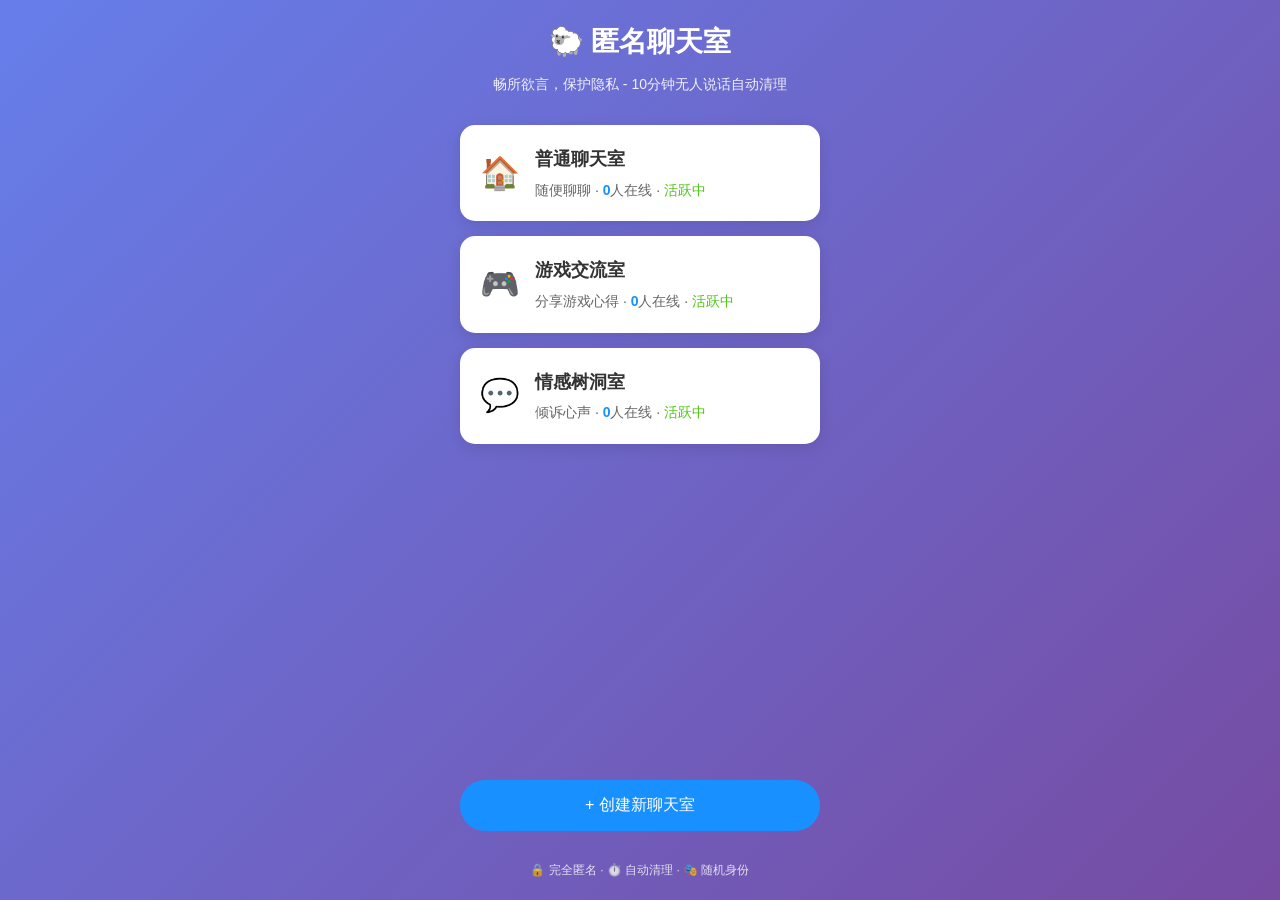
<file: index.html>
<!DOCTYPE html>
<html lang="zh-CN">
<head>
    <meta charset="UTF-8">
    <meta name="viewport" content="width=device-width, initial-scale=1.0">
    <title>匿名聊天室</title>
    <link rel="stylesheet" href="css/style.css">
</head>
<body>
    <div class="container">
        <header class="header">
            <h1>🐑 匿名聊天室</h1>
            <p>畅所欲言，保护隐私 - 10分钟无人说话自动清理</p>
        </header>

        <div class="room-list">
            <div class="room-card" onclick="enterRoom('general', '普通聊天室')">
                <div class="room-icon">🏠</div>
                <div class="room-info">
                    <h3>普通聊天室</h3>
                    <p>随便聊聊 · <span class="online-count">0</span>人在线 · <span class="status-text">活跃中</span></p>
                </div>
            </div>

            <div class="room-card" onclick="enterRoom('game', '游戏交流室')">
                <div class="room-icon">🎮</div>
                <div class="room-info">
                    <h3>游戏交流室</h3>
                    <p>分享游戏心得 · <span class="online-count">0</span>人在线 · <span class="status-text">活跃中</span></p>
                </div>
            </div>

            <div class="room-card" onclick="enterRoom('emotion', '情感树洞室')">
                <div class="room-icon">💬</div>
                <div class="room-info">
                    <h3>情感树洞室</h3>
                    <p>倾诉心声 · <span class="online-count">0</span>人在线 · <span class="status-text">活跃中</span></p>
                </div>
            </div>
        </div>

        <button class="create-room-btn" onclick="createNewRoom()">
            + 创建新聊天室
        </button>

        <footer class="footer">
            <p>🔒 完全匿名 · ⏱️ 自动清理 · 🎭 随机身份</p>
        </footer>
    </div>

    <script>
        // 进入聊天室 - 使用URL参数传递
        function enterRoom(roomId, roomName) {
            console.log('进入房间:', roomId, roomName);
            
            // 同时使用URL参数和sessionStorage
            sessionStorage.setItem('currentRoom', roomId);
            sessionStorage.setItem('roomName', roomName);
            
            // 跳转到聊天页面，携带URL参数
            window.location.href = `chat.html?roomId=${encodeURIComponent(roomId)}&roomName=${encodeURIComponent(roomName)}`;
        }

        function createNewRoom() {
            const roomId = 'room_' + Date.now();
            const roomName = '新聊天室' + Math.random().toString(36).substr(2, 4);
            enterRoom(roomId, roomName);
        }

        // 页面加载完成后初始化
        document.addEventListener('DOMContentLoaded', function() {
            console.log('首页加载完成');
        });
    </script>
</body>
</html>
</file>
<file: css/style.css>
/* 重置默认样式 */
* {
    margin: 0;
    padding: 0;
    box-sizing: border-box;
}

body {
    font-family: -apple-system, BlinkMacSystemFont, 'Segoe UI', Roboto, sans-serif;
    background: linear-gradient(135deg, #667eea 0%, #764ba2 100%);
    min-height: 100vh;
    color: #333;
    line-height: 1.6;
}

/* 主容器 */
.container {
    max-width: 400px;
    margin: 0 auto;
    padding: 20px;
    min-height: 100vh;
    display: flex;
    flex-direction: column;
}

/* 页面头部 */
.header {
    text-align: center;
    margin-bottom: 30px;
    color: white;
}

.header h1 {
    font-size: 28px;
    margin-bottom: 8px;
}

.header p {
    opacity: 0.9;
    font-size: 14px;
}

/* 聊天室列表 */
.room-list {
    flex: 1;
}

.room-card {
    background: white;
    border-radius: 15px;
    padding: 20px;
    margin-bottom: 15px;
    display: flex;
    align-items: center;
    box-shadow: 0 4px 15px rgba(0,0,0,0.1);
    transition: transform 0.2s;
    cursor: pointer;
}

.room-card:hover {
    transform: translateY(-2px);
}

.room-icon {
    font-size: 32px;
    margin-right: 15px;
}

.room-info h3 {
    font-size: 18px;
    margin-bottom: 5px;
    color: #333;
}

.room-info p {
    font-size: 14px;
    color: #666;
}

.online-count {
    color: #1890ff;
    font-weight: bold;
}

.status-text {
    color: #52c41a;
}

/* 创建按钮 */
.create-room-btn {
    background: #1890ff;
    color: white;
    border: none;
    border-radius: 25px;
    padding: 15px;
    font-size: 16px;
    cursor: pointer;
    margin-top: 20px;
    transition: background 0.3s;
    width: 100%;
}

.create-room-btn:hover {
    background: #096dd9;
}

/* 页脚 */
.footer {
    text-align: center;
    margin-top: 30px;
    color: white;
    opacity: 0.8;
    font-size: 12px;
}

/* 聊天页面样式 */
.chat-container {
    height: 100vh;
    display: flex;
    flex-direction: column;
    background: #f5f5f5;
}

.chat-header {
    background: white;
    padding: 15px 20px;
    border-bottom: 1px solid #e8e8e8;
    display: flex;
    justify-content: space-between;
    align-items: center;
    box-shadow: 0 2px 8px rgba(0,0,0,0.1);
}

.room-title {
    font-size: 18px;
    font-weight: bold;
}

.room-status {
    font-size: 12px;
    color: #52c41a;
}

.back-btn {
    background: #6c757d;
    color: white;
    border: none;
    padding: 8px 15px;
    border-radius: 15px;
    cursor: pointer;
    font-size: 12px;
}

/* 消息区域 */
.messages-container {
    flex: 1;
    padding: 15px;
    overflow-y: auto;
    display: flex;
    flex-direction: column;
}

.message {
    margin-bottom: 15px;
    display: flex;
    max-width: 80%;
}

.message.own {
    align-self: flex-end;
    flex-direction: row-reverse;
}

.message-avatar {
    font-size: 24px;
    margin: 0 10px;
    align-self: flex-end;
}

.message-content {
    display: flex;
    flex-direction: column;
}

.message-user {
    font-size: 12px;
    margin-bottom: 5px;
    font-weight: bold;
}

.message-bubble {
    background: white;
    padding: 10px 15px;
    border-radius: 18px;
    box-shadow: 0 1px 2px rgba(0,0,0,0.1);
    word-wrap: break-word;
}

.message.own .message-bubble {
    background: #1890ff;
    color: white;
}

.system-message {
    text-align: center;
    color: #666;
    font-size: 12px;
    margin: 10px 0;
    background: rgba(0,0,0,0.05);
    padding: 8px 15px;
    border-radius: 15px;
    align-self: center;
    max-width: 80%;
}

/* 输入区域 */
.input-area {
    background: white;
    padding: 15px;
    border-top: 1px solid #e8e8e8;
    display: flex;
    gap: 10px;
    align-items: center;
}

.message-input {
    flex: 1;
    border: 1px solid #d9d9d9;
    border-radius: 20px;
    padding: 10px 15px;
    outline: none;
    font-size: 14px;
}

.send-btn {
    background: #1890ff;
    color: white;
    border: none;
    border-radius: 20px;
    padding: 10px 20px;
    cursor: pointer;
    font-size: 14px;
    transition: background 0.3s;
}

.send-btn:hover:not(:disabled) {
    background: #096dd9;
}

.send-btn:disabled {
    background: #ccc;
    cursor: not-allowed;
}

/* 响应式设计 */
@media (max-width: 480px) {
    .container {
        padding: 15px;
    }
    
    .header h1 {
        font-size: 24px;
    }
    
    .room-card {
        padding: 15px;
    }
    
    .message {
        max-width: 90%;
    }
.system-message.error {
    background: rgba(255, 77, 79, 0.1);
    color: #ff4d4f;
    border: 1px solid rgba(255, 77, 79, 0.2);
}
}
</file>
